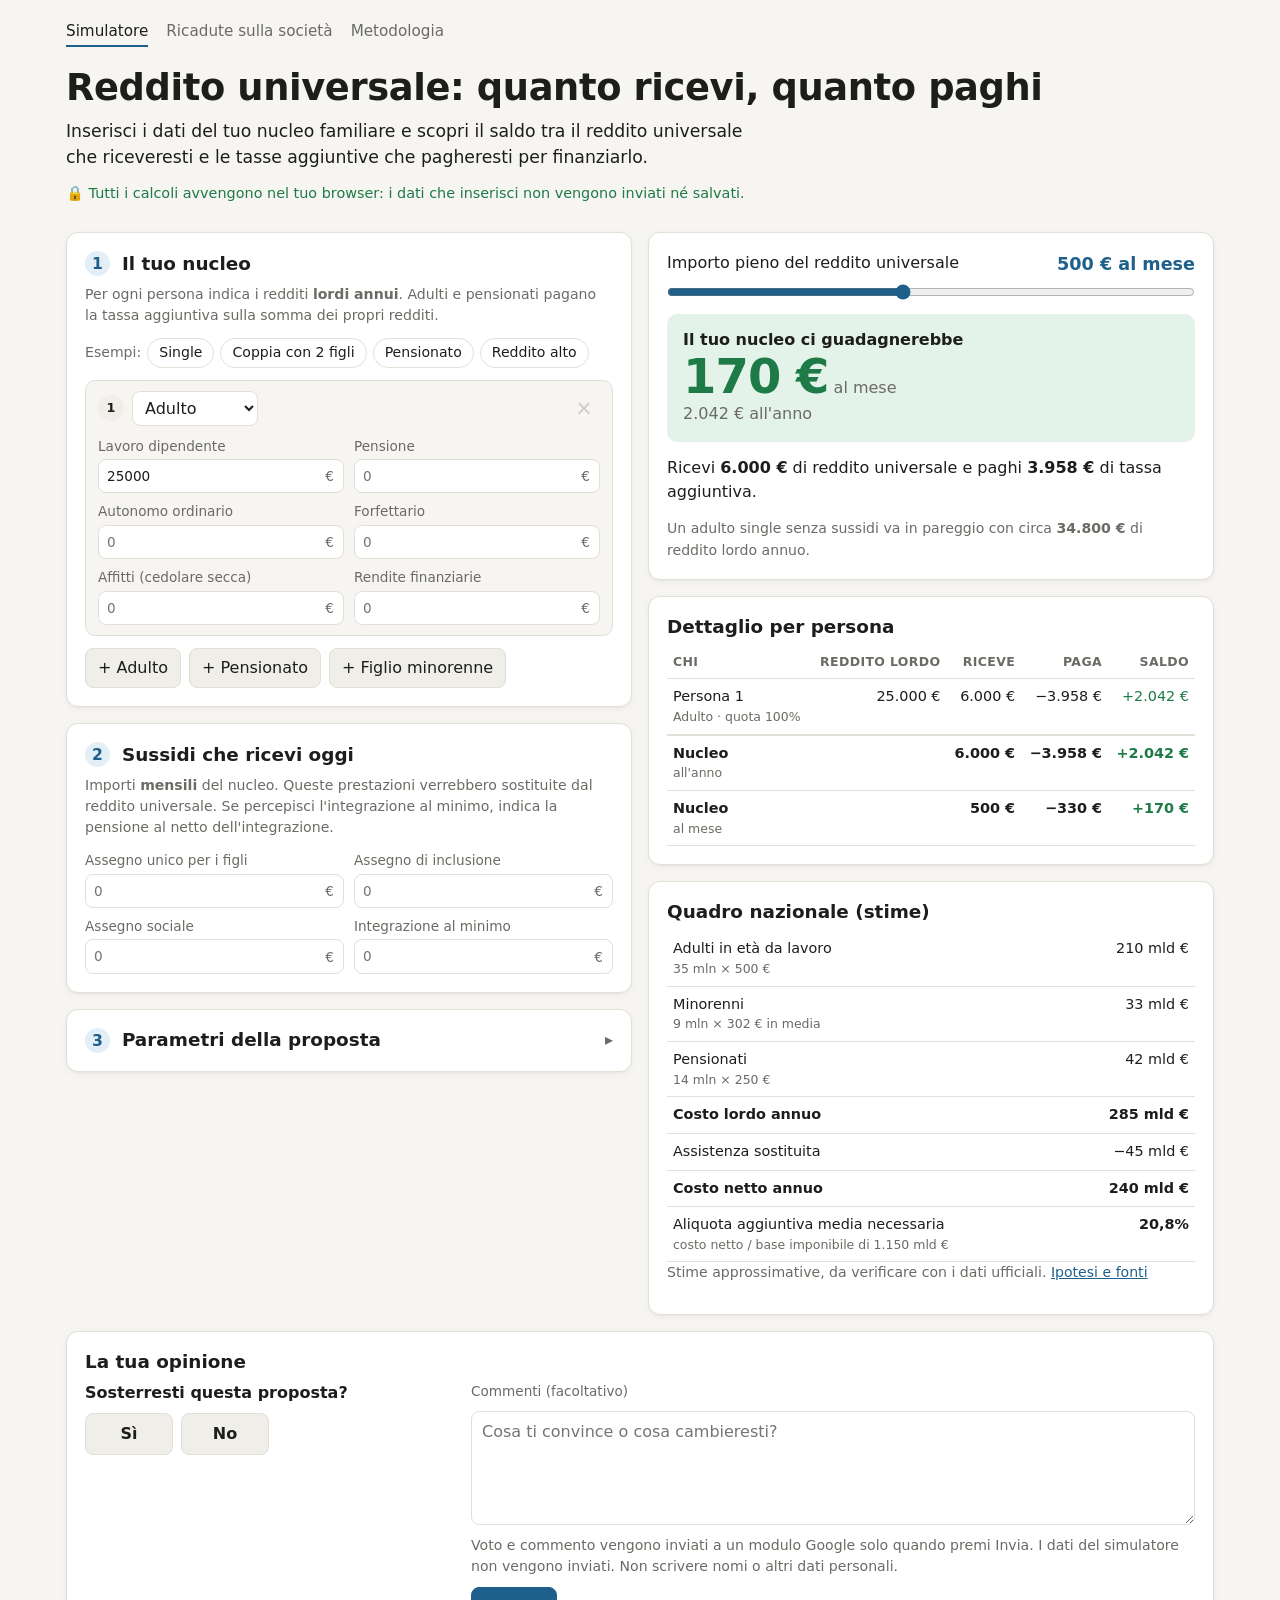
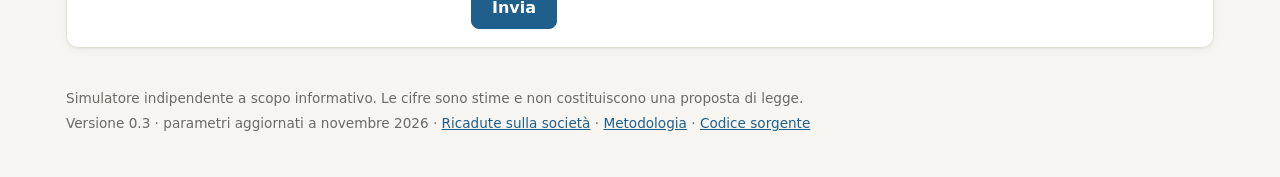
<file: index.html>
<!doctype html>
<html lang="it">
<head>
  <meta charset="utf-8">
  <meta name="viewport" content="width=device-width, initial-scale=1">
  <title>Simulatore reddito universale</title>
  <meta name="description" content="Calcola quanto riceveresti e quanto pagheresti con un reddito universale in Italia. Tutti i calcoli avvengono nel tuo browser.">
  <link rel="stylesheet" href="style.css?v=0.3">
</head>
<body>
  <header class="site-header">
    <div class="wrap">
      <nav class="nav">
        <a href="index.html" aria-current="page">Simulatore</a>
        <a href="ricadute.html">Ricadute sulla società</a>
        <a href="metodologia.html">Metodologia</a>
      </nav>
      <h1>Reddito universale: quanto ricevi, quanto paghi</h1>
      <p class="lead">Inserisci i dati del tuo nucleo familiare e scopri il saldo tra il reddito universale che riceveresti e le tasse aggiuntive che pagheresti per finanziarlo.</p>
      <p class="privacy"><span aria-hidden="true">🔒</span> Tutti i calcoli avvengono nel tuo browser: i dati che inserisci non vengono inviati né salvati.</p>
    </div>
  </header>

  <main class="wrap layout">
    <div class="col">
      <section class="card" aria-labelledby="h-nucleo">
        <h2 id="h-nucleo"><span class="step">1</span> Il tuo nucleo</h2>
        <p class="hint">Per ogni persona indica i redditi <strong>lordi annui</strong>. Adulti e pensionati pagano la tassa aggiuntiva sulla somma dei propri redditi.</p>
        <div class="presets" role="group" aria-label="Esempi">
          <span class="muted">Esempi:</span>
          <button type="button" class="chip" data-esempio="single">Single</button>
          <button type="button" class="chip" data-esempio="famiglia">Coppia con 2 figli</button>
          <button type="button" class="chip" data-esempio="pensionato">Pensionato</button>
          <button type="button" class="chip" data-esempio="alto">Reddito alto</button>
        </div>
        <div id="membri" class="members"></div>
        <div class="add-row">
          <button type="button" class="btn" data-aggiungi="adulto">+ Adulto</button>
          <button type="button" class="btn" data-aggiungi="pensionato">+ Pensionato</button>
          <button type="button" class="btn" data-aggiungi="minore">+ Figlio minorenne</button>
        </div>
      </section>

      <section class="card" aria-labelledby="h-sussidi">
        <h2 id="h-sussidi"><span class="step">2</span> Sussidi che ricevi oggi</h2>
        <p class="hint">Importi <strong>mensili</strong> del nucleo. Queste prestazioni verrebbero sostituite dal reddito universale. Se percepisci l'integrazione al minimo, indica la pensione al netto dell'integrazione.</p>
        <div id="sussidi" class="grid-redditi"></div>
      </section>

      <details class="card" id="parametri">
        <summary><h2><span class="step">3</span> Parametri della proposta</h2></summary>
        <div class="params">
          <label class="slider">
            <span class="slider-head"><span>Quota per i pensionati</span><output id="quotaPensionati-val"></output></span>
            <input type="range" id="quotaPensionati" min="0" max="100" step="5">
          </label>
          <label class="slider">
            <span class="slider-head"><span>Quota per un neonato</span><output id="quotaNascita-val"></output></span>
            <input type="range" id="quotaNascita" min="0" max="100" step="5">
            <span class="hint">Per i minorenni la quota cresce in modo lineare fino al 100% a 18 anni.</span>
          </label>
          <div>
            <h3>Fasce dell'aliquota aggiuntiva</h3>
            <p class="hint">Le aliquote base valgono per un importo pieno di 600 € e si scalano in proporzione all'importo scelto. Così la soglia di pareggio resta stabile.</p>
            <div class="table-scroll">
              <table class="tab fasce">
                <thead><tr><th scope="col">Da</th><th scope="col">Fino a</th><th scope="col">Aliquota base</th><th scope="col" class="num">Effettiva</th></tr></thead>
                <tbody id="fasce"></tbody>
              </table>
            </div>
          </div>
          <button type="button" class="btn" id="ripristina">Ripristina i parametri predefiniti</button>
        </div>
      </details>
    </div>

    <div class="col" aria-live="polite">
      <section class="card hero" aria-labelledby="h-esito">
        <label class="slider slider-main">
          <span class="slider-head"><span>Importo pieno del reddito universale</span><output id="importo-val"></output></span>
          <input type="range" id="importo">
        </label>
        <div id="esito" class="esito">
          <h2 id="h-esito" class="esito-label"><span id="esito-label"></span></h2>
          <p class="esito-mese"><span id="esito-mese"></span><span class="unit"> al mese</span></p>
          <p class="esito-anno" id="esito-anno"></p>
        </div>
        <p id="esito-sintesi"></p>
        <p class="hint" id="pareggio"></p>
      </section>

      <section class="card" aria-labelledby="h-dettaglio">
        <h2 id="h-dettaglio">Dettaglio per persona</h2>
        <div class="table-scroll" id="dettaglio"></div>
      </section>

      <section class="card" aria-labelledby="h-quadro">
        <h2 id="h-quadro">Quadro nazionale (stime)</h2>
        <div class="table-scroll" id="quadro"></div>
        <p class="hint">Stime approssimative, da verificare con i dati ufficiali. <a href="metodologia.html">Ipotesi e fonti</a></p>
      </section>
    </div>

    <section class="card full" aria-labelledby="h-opinione">
        <h2 id="h-opinione">La tua opinione</h2>
        <form id="feedback" novalidate>
          <fieldset class="voto">
            <legend>Sosterresti questa proposta?</legend>
            <label class="voto-opt"><input type="radio" name="voto" value="Sì" required><span>Sì</span></label>
            <label class="voto-opt"><input type="radio" name="voto" value="No"><span>No</span></label>
          </fieldset>
          <label class="field" for="commento"><span>Commenti (facoltativo)</span></label>
          <textarea id="commento" name="commento" rows="4" maxlength="2000" placeholder="Cosa ti convince o cosa cambieresti?"></textarea>
          <p class="hint">Voto e commento vengono inviati a un modulo Google solo quando premi Invia. I dati del simulatore non vengono inviati. Non scrivere nomi o altri dati personali.</p>
          <div class="feedback-actions">
            <button type="submit" class="btn btn-primary" id="feedback-invia">Invia</button>
            <p id="feedback-stato" class="feedback-stato" role="status"></p>
          </div>
        </form>
        <div id="feedback-grazie" class="grazie" hidden>
          <p><strong>Grazie, la tua risposta è stata inviata.</strong></p>
          <button type="button" class="btn" id="feedback-ancora">Invia un'altra risposta</button>
        </div>
      </section>
  </main>

  <footer class="site-footer">
    <div class="wrap">
      <p>Simulatore indipendente a scopo informativo. Le cifre sono stime e non costituiscono una proposta di legge.</p>
      <p><span id="versione"></span> · <a href="ricadute.html">Ricadute sulla società</a> · <a href="metodologia.html">Metodologia</a> · <a href="https://github.com/1101101011011110/reddito-universale">Codice sorgente</a></p>
    </div>
  </footer>

  <script src="params.js?v=0.3"></script>
  <script src="app.js?v=0.3"></script>
</body>
</html>
</file>
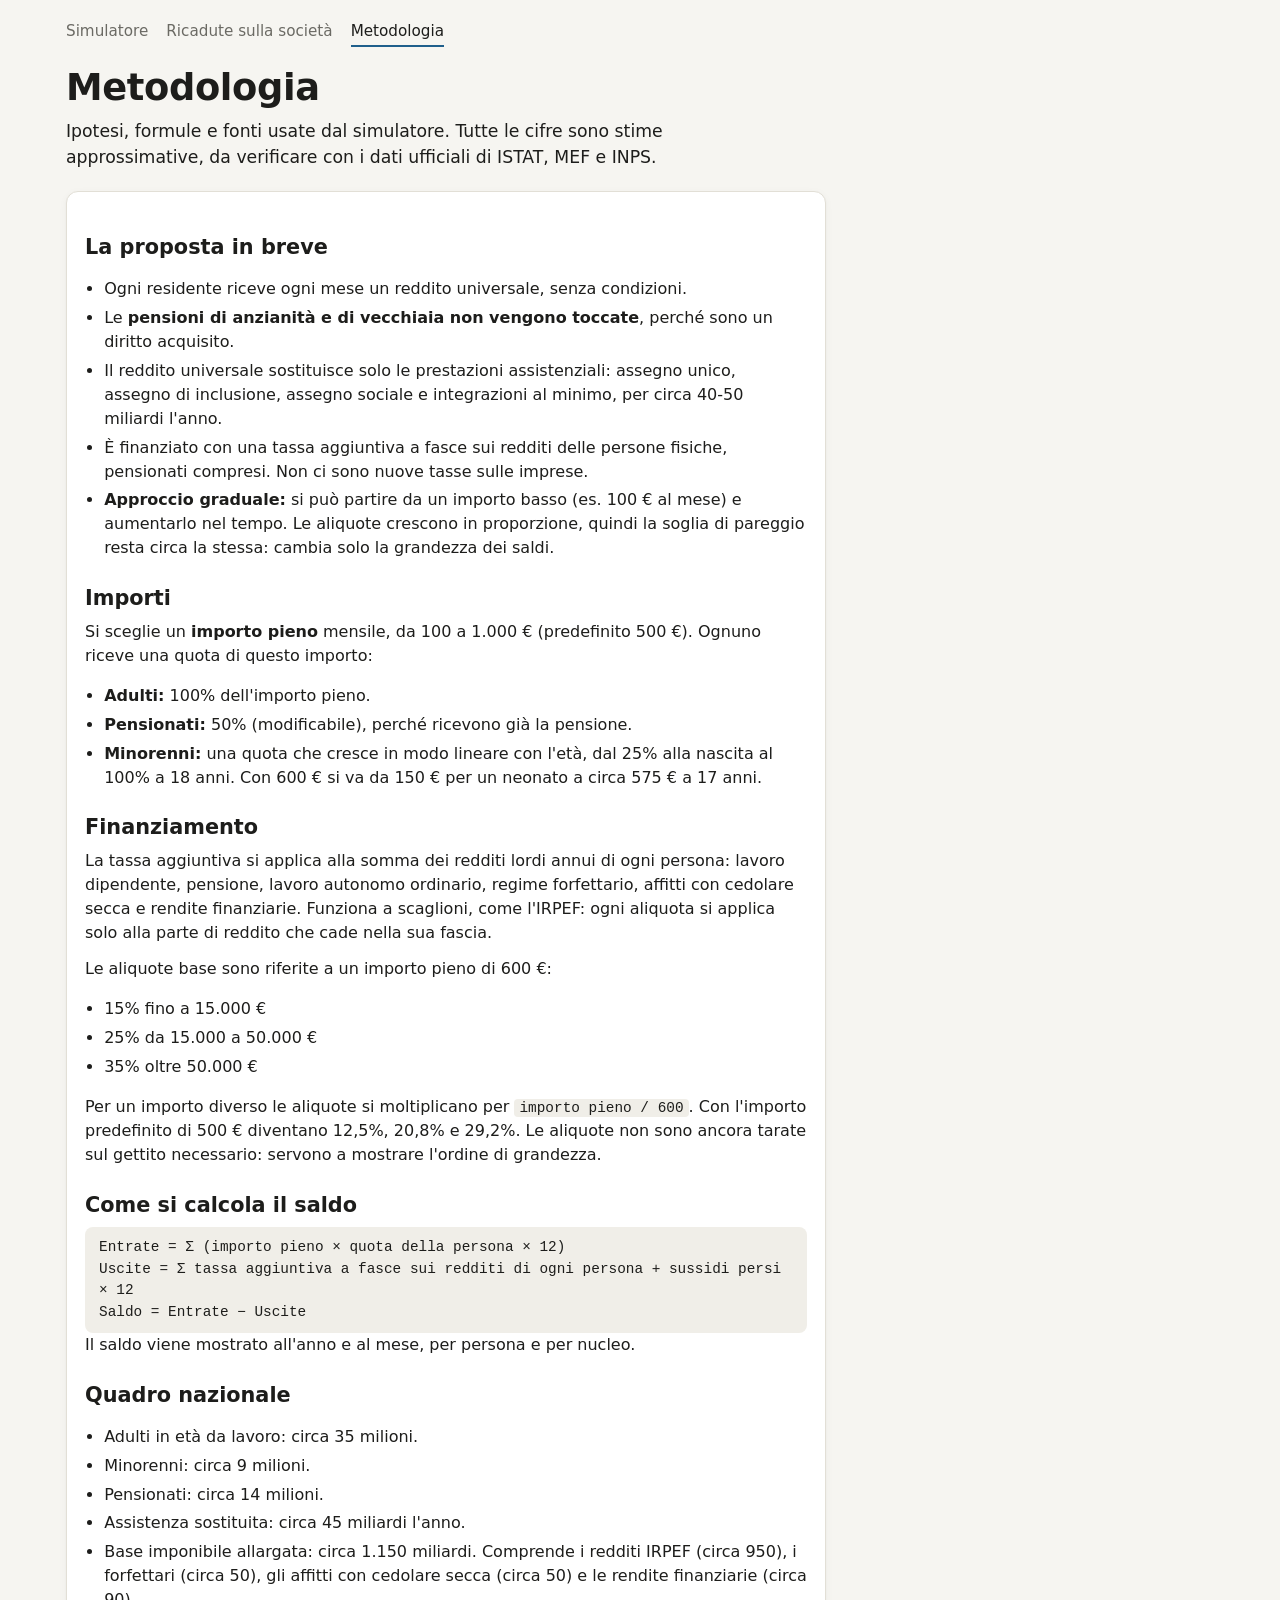
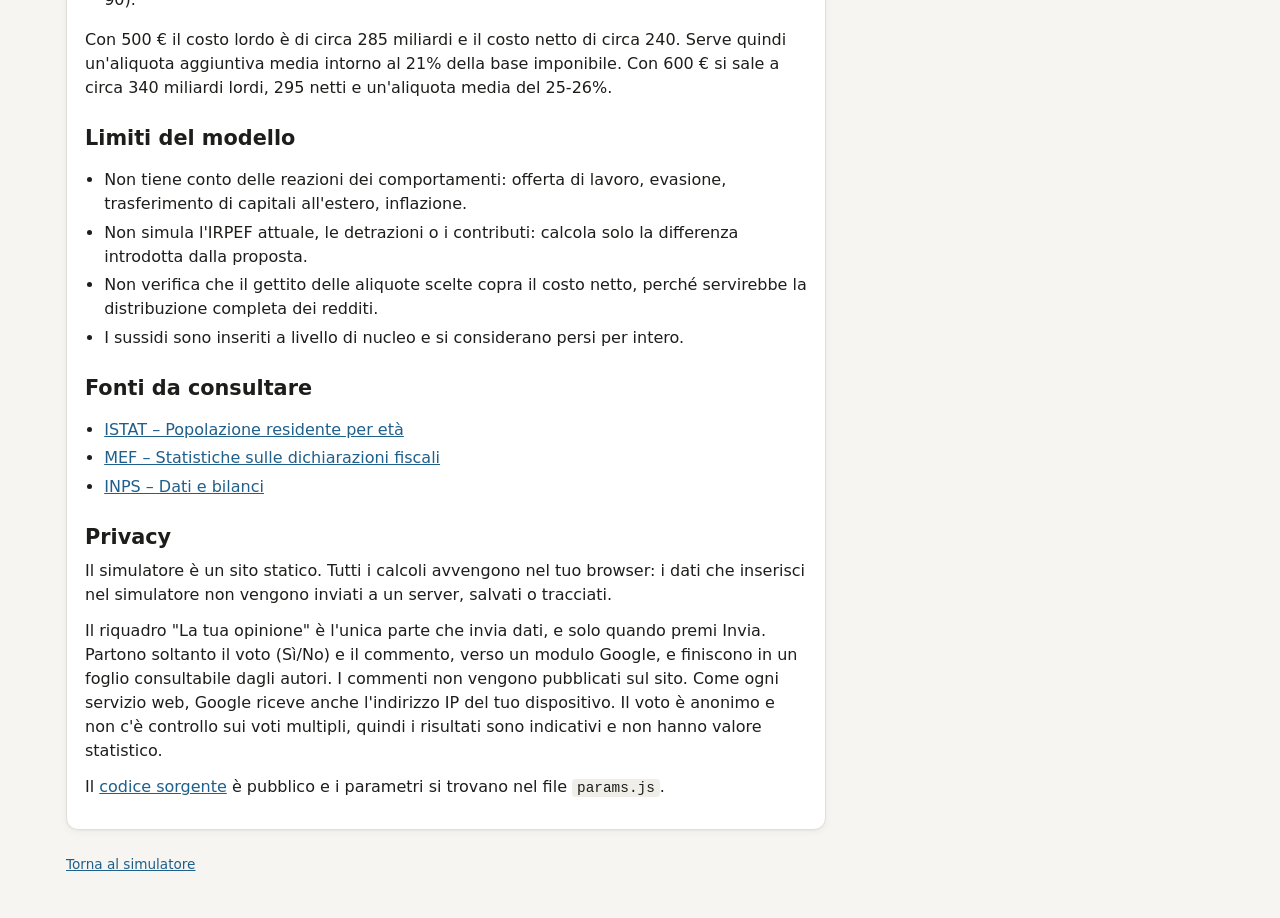
<file: metodologia.html>
<!doctype html>
<html lang="it">
<head>
  <meta charset="utf-8">
  <meta name="viewport" content="width=device-width, initial-scale=1">
  <title>Metodologia – Simulatore reddito universale</title>
  <meta name="description" content="Ipotesi, formule e fonti del simulatore del reddito universale.">
  <link rel="stylesheet" href="style.css?v=0.3">
</head>
<body>
  <header class="site-header">
    <div class="wrap">
      <nav class="nav">
        <a href="index.html">Simulatore</a>
        <a href="ricadute.html">Ricadute sulla società</a>
        <a href="metodologia.html" aria-current="page">Metodologia</a>
      </nav>
      <h1>Metodologia</h1>
      <p class="lead">Ipotesi, formule e fonti usate dal simulatore. Tutte le cifre sono stime approssimative, da verificare con i dati ufficiali di ISTAT, MEF e INPS.</p>
    </div>
  </header>

  <main class="wrap">
    <article class="card prose">
      <h2>La proposta in breve</h2>
      <ul>
        <li>Ogni residente riceve ogni mese un reddito universale, senza condizioni.</li>
        <li>Le <strong>pensioni di anzianità e di vecchiaia non vengono toccate</strong>, perché sono un diritto acquisito.</li>
        <li>Il reddito universale sostituisce solo le prestazioni assistenziali: assegno unico, assegno di inclusione, assegno sociale e integrazioni al minimo, per circa 40-50 miliardi l'anno.</li>
        <li>È finanziato con una tassa aggiuntiva a fasce sui redditi delle persone fisiche, pensionati compresi. Non ci sono nuove tasse sulle imprese.</li>
        <li><strong>Approccio graduale:</strong> si può partire da un importo basso (es. 100 € al mese) e aumentarlo nel tempo. Le aliquote crescono in proporzione, quindi la soglia di pareggio resta circa la stessa: cambia solo la grandezza dei saldi.</li>
      </ul>

      <h2>Importi</h2>
      <p>Si sceglie un <strong>importo pieno</strong> mensile, da 100 a 1.000 € (predefinito 500 €). Ognuno riceve una quota di questo importo:</p>
      <ul>
        <li><strong>Adulti:</strong> 100% dell'importo pieno.</li>
        <li><strong>Pensionati:</strong> 50% (modificabile), perché ricevono già la pensione.</li>
        <li><strong>Minorenni:</strong> una quota che cresce in modo lineare con l'età, dal 25% alla nascita al 100% a 18 anni. Con 600 € si va da 150 € per un neonato a circa 575 € a 17 anni.</li>
      </ul>

      <h2>Finanziamento</h2>
      <p>La tassa aggiuntiva si applica alla somma dei redditi lordi annui di ogni persona: lavoro dipendente, pensione, lavoro autonomo ordinario, regime forfettario, affitti con cedolare secca e rendite finanziarie. Funziona a scaglioni, come l'IRPEF: ogni aliquota si applica solo alla parte di reddito che cade nella sua fascia.</p>
      <p>Le aliquote base sono riferite a un importo pieno di 600 €:</p>
      <ul>
        <li>15% fino a 15.000 €</li>
        <li>25% da 15.000 a 50.000 €</li>
        <li>35% oltre 50.000 €</li>
      </ul>
      <p>Per un importo diverso le aliquote si moltiplicano per <code>importo pieno / 600</code>. Con l'importo predefinito di 500 € diventano 12,5%, 20,8% e 29,2%. Le aliquote non sono ancora tarate sul gettito necessario: servono a mostrare l'ordine di grandezza.</p>

      <h2>Come si calcola il saldo</h2>
      <div class="formula">
        Entrate = Σ (importo pieno × quota della persona × 12)<br>
        Uscite  = Σ tassa aggiuntiva a fasce sui redditi di ogni persona + sussidi persi × 12<br>
        Saldo   = Entrate − Uscite
      </div>
      <p>Il saldo viene mostrato all'anno e al mese, per persona e per nucleo.</p>

      <h2>Quadro nazionale</h2>
      <ul>
        <li>Adulti in età da lavoro: circa 35 milioni.</li>
        <li>Minorenni: circa 9 milioni.</li>
        <li>Pensionati: circa 14 milioni.</li>
        <li>Assistenza sostituita: circa 45 miliardi l'anno.</li>
        <li>Base imponibile allargata: circa 1.150 miliardi. Comprende i redditi IRPEF (circa 950), i forfettari (circa 50), gli affitti con cedolare secca (circa 50) e le rendite finanziarie (circa 90).</li>
      </ul>
      <p>Con 500 € il costo lordo è di circa 285 miliardi e il costo netto di circa 240. Serve quindi un'aliquota aggiuntiva media intorno al 21% della base imponibile. Con 600 € si sale a circa 340 miliardi lordi, 295 netti e un'aliquota media del 25-26%.</p>

      <h2>Limiti del modello</h2>
      <ul>
        <li>Non tiene conto delle reazioni dei comportamenti: offerta di lavoro, evasione, trasferimento di capitali all'estero, inflazione.</li>
        <li>Non simula l'IRPEF attuale, le detrazioni o i contributi: calcola solo la differenza introdotta dalla proposta.</li>
        <li>Non verifica che il gettito delle aliquote scelte copra il costo netto, perché servirebbe la distribuzione completa dei redditi.</li>
        <li>I sussidi sono inseriti a livello di nucleo e si considerano persi per intero.</li>
      </ul>

      <h2>Fonti da consultare</h2>
      <ul>
        <li><a href="https://demo.istat.it/">ISTAT – Popolazione residente per età</a></li>
        <li><a href="https://www1.finanze.gov.it/finanze/analisi_stat/">MEF – Statistiche sulle dichiarazioni fiscali</a></li>
        <li><a href="https://www.inps.it/it/it/dati-e-bilanci.html">INPS – Dati e bilanci</a></li>
      </ul>

      <h2>Privacy</h2>
      <p>Il simulatore è un sito statico. Tutti i calcoli avvengono nel tuo browser: i dati che inserisci nel simulatore non vengono inviati a un server, salvati o tracciati.</p>
      <p>Il riquadro "La tua opinione" è l'unica parte che invia dati, e solo quando premi Invia. Partono soltanto il voto (Sì/No) e il commento, verso un modulo Google, e finiscono in un foglio consultabile dagli autori. I commenti non vengono pubblicati sul sito. Come ogni servizio web, Google riceve anche l'indirizzo IP del tuo dispositivo. Il voto è anonimo e non c'è controllo sui voti multipli, quindi i risultati sono indicativi e non hanno valore statistico.</p>
      <p> Il <a href="https://github.com/1101101011011110/reddito-universale">codice sorgente</a> è pubblico e i parametri si trovano nel file <code>params.js</code>.</p>
    </article>
  </main>

  <footer class="site-footer">
    <div class="wrap"><p><a href="index.html">Torna al simulatore</a></p></div>
  </footer>
</body>
</html>
</file>
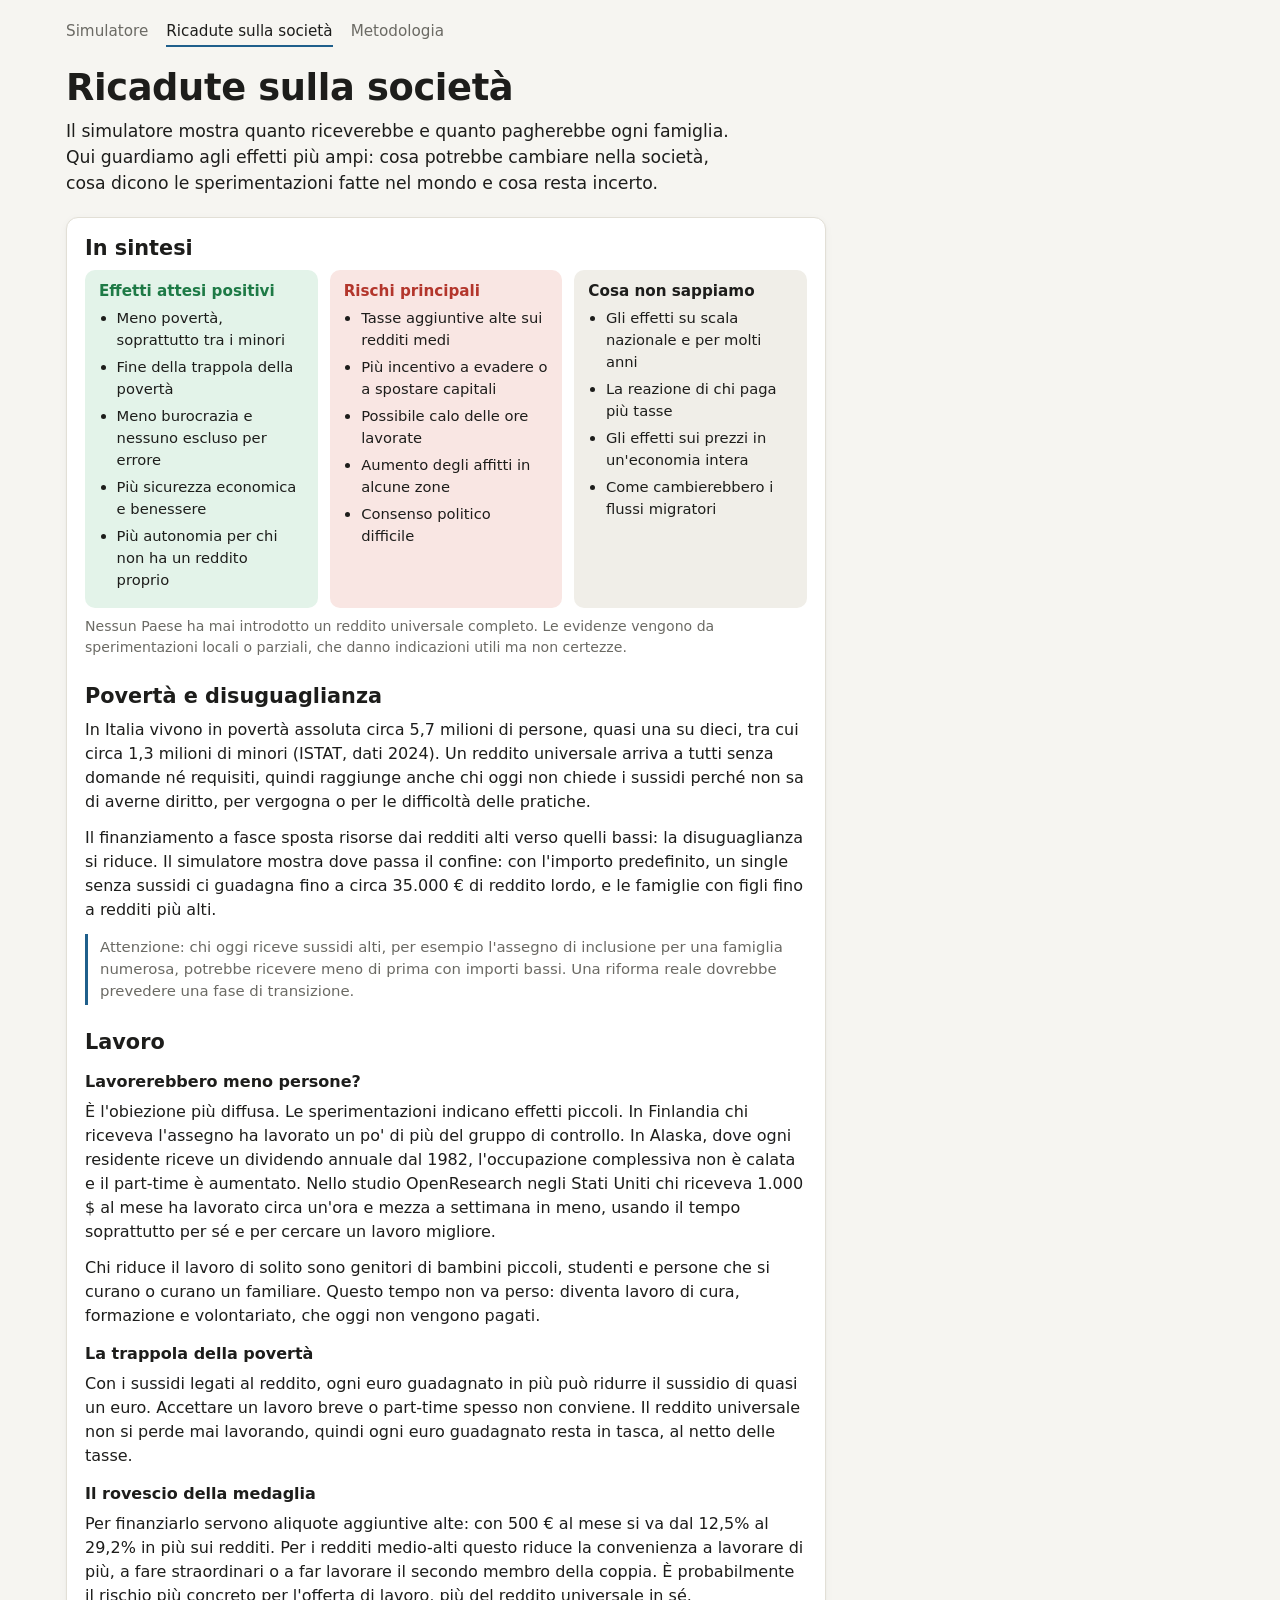
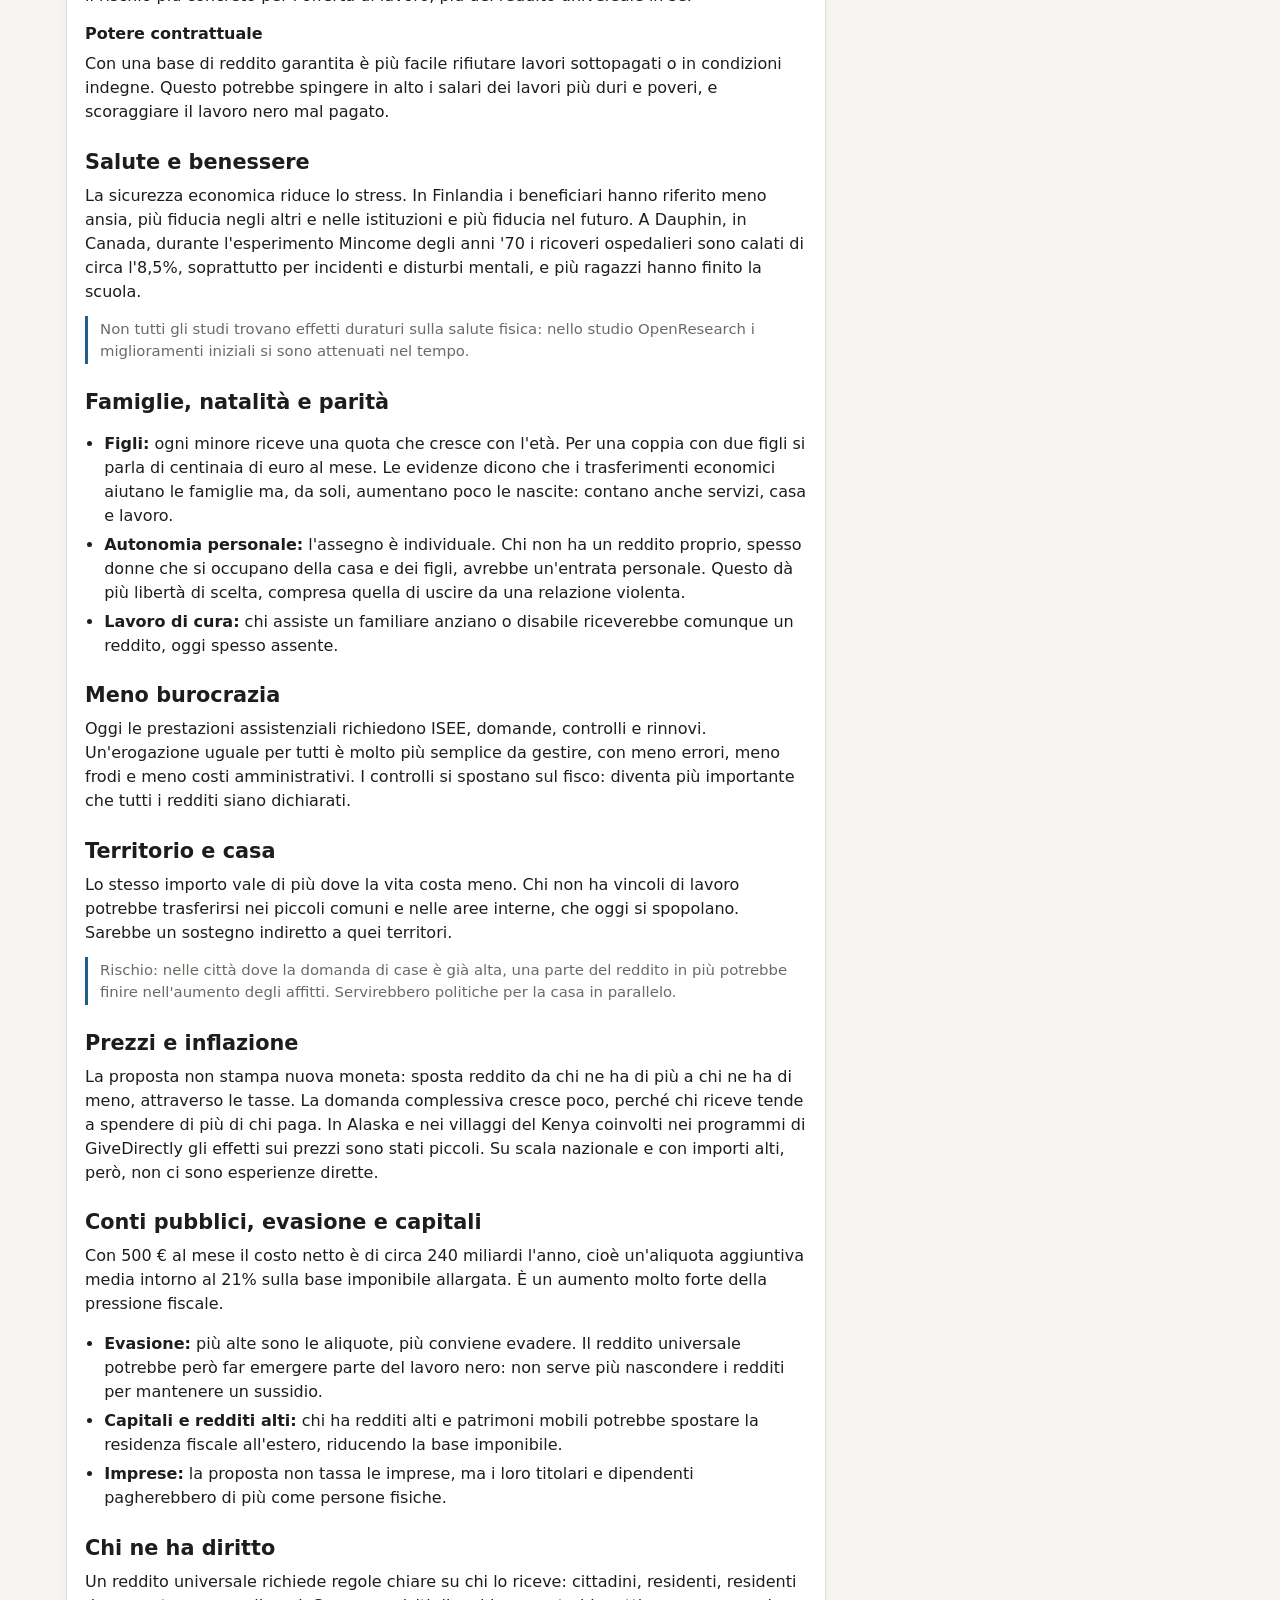
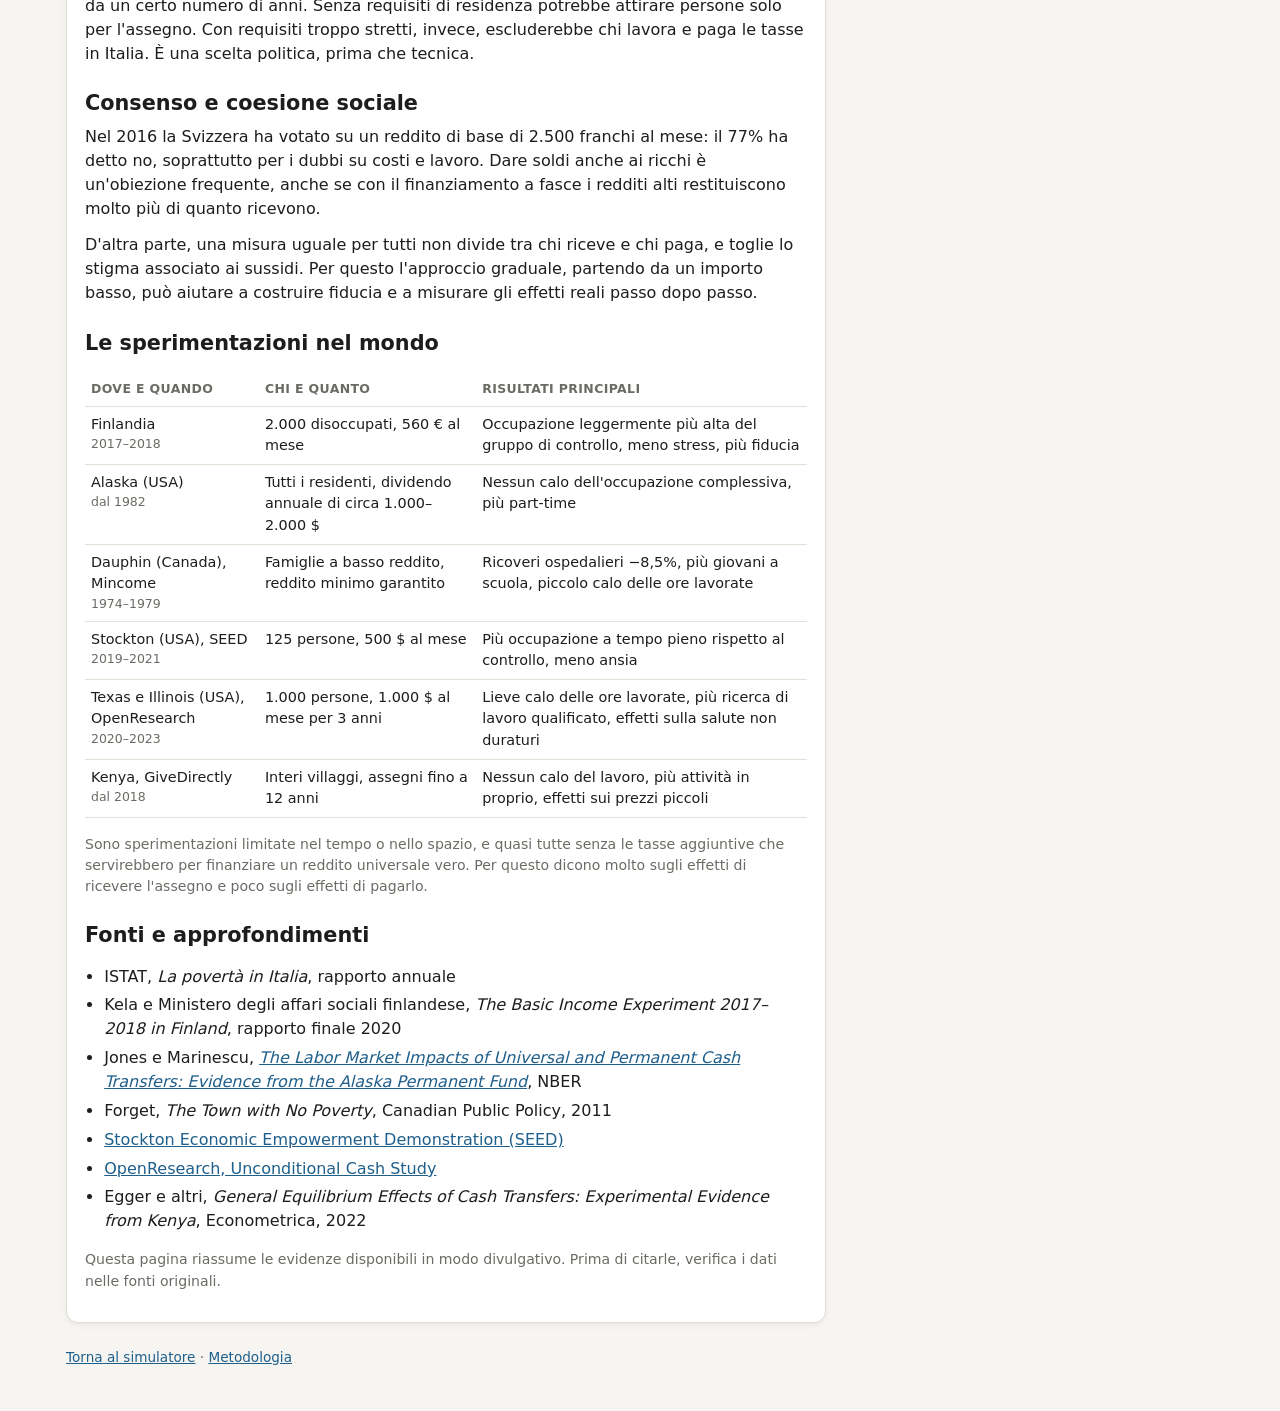
<file: ricadute.html>
<!doctype html>
<html lang="it">
<head>
  <meta charset="utf-8">
  <meta name="viewport" content="width=device-width, initial-scale=1">
  <title>Ricadute sulla società – Simulatore reddito universale</title>
  <meta name="description" content="Possibili effetti del reddito universale sulla società italiana: povertà, lavoro, salute, famiglie, territorio, prezzi e conti pubblici, con le evidenze delle sperimentazioni.">
  <link rel="stylesheet" href="style.css?v=0.3">
</head>
<body>
  <header class="site-header">
    <div class="wrap">
      <nav class="nav">
        <a href="index.html">Simulatore</a>
        <a href="ricadute.html" aria-current="page">Ricadute sulla società</a>
        <a href="metodologia.html">Metodologia</a>
      </nav>
      <h1>Ricadute sulla società</h1>
      <p class="lead">Il simulatore mostra quanto riceverebbe e quanto pagherebbe ogni famiglia. Qui guardiamo agli effetti più ampi: cosa potrebbe cambiare nella società, cosa dicono le sperimentazioni fatte nel mondo e cosa resta incerto.</p>
    </div>
  </header>

  <main class="wrap">
    <article class="card prose">
      <h2 style="margin-top:0">In sintesi</h2>
      <div class="sintesi">
        <div class="pro">
          <h3>Effetti attesi positivi</h3>
          <ul>
            <li>Meno povertà, soprattutto tra i minori</li>
            <li>Fine della trappola della povertà</li>
            <li>Meno burocrazia e nessuno escluso per errore</li>
            <li>Più sicurezza economica e benessere</li>
            <li>Più autonomia per chi non ha un reddito proprio</li>
          </ul>
        </div>
        <div class="contro">
          <h3>Rischi principali</h3>
          <ul>
            <li>Tasse aggiuntive alte sui redditi medi</li>
            <li>Più incentivo a evadere o a spostare capitali</li>
            <li>Possibile calo delle ore lavorate</li>
            <li>Aumento degli affitti in alcune zone</li>
            <li>Consenso politico difficile</li>
          </ul>
        </div>
        <div>
          <h3>Cosa non sappiamo</h3>
          <ul>
            <li>Gli effetti su scala nazionale e per molti anni</li>
            <li>La reazione di chi paga più tasse</li>
            <li>Gli effetti sui prezzi in un'economia intera</li>
            <li>Come cambierebbero i flussi migratori</li>
          </ul>
        </div>
      </div>
      <p class="hint">Nessun Paese ha mai introdotto un reddito universale completo. Le evidenze vengono da sperimentazioni locali o parziali, che danno indicazioni utili ma non certezze.</p>

      <h2>Povertà e disuguaglianza</h2>
      <p>In Italia vivono in povertà assoluta circa 5,7 milioni di persone, quasi una su dieci, tra cui circa 1,3 milioni di minori (ISTAT, dati 2024). Un reddito universale arriva a tutti senza domande né requisiti, quindi raggiunge anche chi oggi non chiede i sussidi perché non sa di averne diritto, per vergogna o per le difficoltà delle pratiche.</p>
      <p>Il finanziamento a fasce sposta risorse dai redditi alti verso quelli bassi: la disuguaglianza si riduce. Il simulatore mostra dove passa il confine: con l'importo predefinito, un single senza sussidi ci guadagna fino a circa 35.000 € di reddito lordo, e le famiglie con figli fino a redditi più alti.</p>
      <p class="evidenza">Attenzione: chi oggi riceve sussidi alti, per esempio l'assegno di inclusione per una famiglia numerosa, potrebbe ricevere meno di prima con importi bassi. Una riforma reale dovrebbe prevedere una fase di transizione.</p>

      <h2>Lavoro</h2>
      <h3>Lavorerebbero meno persone?</h3>
      <p>È l'obiezione più diffusa. Le sperimentazioni indicano effetti piccoli. In Finlandia chi riceveva l'assegno ha lavorato un po' di più del gruppo di controllo. In Alaska, dove ogni residente riceve un dividendo annuale dal 1982, l'occupazione complessiva non è calata e il part-time è aumentato. Nello studio OpenResearch negli Stati Uniti chi riceveva 1.000 $ al mese ha lavorato circa un'ora e mezza a settimana in meno, usando il tempo soprattutto per sé e per cercare un lavoro migliore.</p>
      <p>Chi riduce il lavoro di solito sono genitori di bambini piccoli, studenti e persone che si curano o curano un familiare. Questo tempo non va perso: diventa lavoro di cura, formazione e volontariato, che oggi non vengono pagati.</p>
      <h3>La trappola della povertà</h3>
      <p>Con i sussidi legati al reddito, ogni euro guadagnato in più può ridurre il sussidio di quasi un euro. Accettare un lavoro breve o part-time spesso non conviene. Il reddito universale non si perde mai lavorando, quindi ogni euro guadagnato resta in tasca, al netto delle tasse.</p>
      <h3>Il rovescio della medaglia</h3>
      <p>Per finanziarlo servono aliquote aggiuntive alte: con 500 € al mese si va dal 12,5% al 29,2% in più sui redditi. Per i redditi medio-alti questo riduce la convenienza a lavorare di più, a fare straordinari o a far lavorare il secondo membro della coppia. È probabilmente il rischio più concreto per l'offerta di lavoro, più del reddito universale in sé.</p>
      <h3>Potere contrattuale</h3>
      <p>Con una base di reddito garantita è più facile rifiutare lavori sottopagati o in condizioni indegne. Questo potrebbe spingere in alto i salari dei lavori più duri e poveri, e scoraggiare il lavoro nero mal pagato.</p>

      <h2>Salute e benessere</h2>
      <p>La sicurezza economica riduce lo stress. In Finlandia i beneficiari hanno riferito meno ansia, più fiducia negli altri e nelle istituzioni e più fiducia nel futuro. A Dauphin, in Canada, durante l'esperimento Mincome degli anni '70 i ricoveri ospedalieri sono calati di circa l'8,5%, soprattutto per incidenti e disturbi mentali, e più ragazzi hanno finito la scuola.</p>
      <p class="evidenza">Non tutti gli studi trovano effetti duraturi sulla salute fisica: nello studio OpenResearch i miglioramenti iniziali si sono attenuati nel tempo.</p>

      <h2>Famiglie, natalità e parità</h2>
      <ul>
        <li><strong>Figli:</strong> ogni minore riceve una quota che cresce con l'età. Per una coppia con due figli si parla di centinaia di euro al mese. Le evidenze dicono che i trasferimenti economici aiutano le famiglie ma, da soli, aumentano poco le nascite: contano anche servizi, casa e lavoro.</li>
        <li><strong>Autonomia personale:</strong> l'assegno è individuale. Chi non ha un reddito proprio, spesso donne che si occupano della casa e dei figli, avrebbe un'entrata personale. Questo dà più libertà di scelta, compresa quella di uscire da una relazione violenta.</li>
        <li><strong>Lavoro di cura:</strong> chi assiste un familiare anziano o disabile riceverebbe comunque un reddito, oggi spesso assente.</li>
      </ul>

      <h2>Meno burocrazia</h2>
      <p>Oggi le prestazioni assistenziali richiedono ISEE, domande, controlli e rinnovi. Un'erogazione uguale per tutti è molto più semplice da gestire, con meno errori, meno frodi e meno costi amministrativi. I controlli si spostano sul fisco: diventa più importante che tutti i redditi siano dichiarati.</p>

      <h2>Territorio e casa</h2>
      <p>Lo stesso importo vale di più dove la vita costa meno. Chi non ha vincoli di lavoro potrebbe trasferirsi nei piccoli comuni e nelle aree interne, che oggi si spopolano. Sarebbe un sostegno indiretto a quei territori.</p>
      <p class="evidenza">Rischio: nelle città dove la domanda di case è già alta, una parte del reddito in più potrebbe finire nell'aumento degli affitti. Servirebbero politiche per la casa in parallelo.</p>

      <h2>Prezzi e inflazione</h2>
      <p>La proposta non stampa nuova moneta: sposta reddito da chi ne ha di più a chi ne ha di meno, attraverso le tasse. La domanda complessiva cresce poco, perché chi riceve tende a spendere di più di chi paga. In Alaska e nei villaggi del Kenya coinvolti nei programmi di GiveDirectly gli effetti sui prezzi sono stati piccoli. Su scala nazionale e con importi alti, però, non ci sono esperienze dirette.</p>

      <h2>Conti pubblici, evasione e capitali</h2>
      <p>Con 500 € al mese il costo netto è di circa 240 miliardi l'anno, cioè un'aliquota aggiuntiva media intorno al 21% sulla base imponibile allargata. È un aumento molto forte della pressione fiscale.</p>
      <ul>
        <li><strong>Evasione:</strong> più alte sono le aliquote, più conviene evadere. Il reddito universale potrebbe però far emergere parte del lavoro nero: non serve più nascondere i redditi per mantenere un sussidio.</li>
        <li><strong>Capitali e redditi alti:</strong> chi ha redditi alti e patrimoni mobili potrebbe spostare la residenza fiscale all'estero, riducendo la base imponibile.</li>
        <li><strong>Imprese:</strong> la proposta non tassa le imprese, ma i loro titolari e dipendenti pagherebbero di più come persone fisiche.</li>
      </ul>

      <h2>Chi ne ha diritto</h2>
      <p>Un reddito universale richiede regole chiare su chi lo riceve: cittadini, residenti, residenti da un certo numero di anni. Senza requisiti di residenza potrebbe attirare persone solo per l'assegno. Con requisiti troppo stretti, invece, escluderebbe chi lavora e paga le tasse in Italia. È una scelta politica, prima che tecnica.</p>

      <h2>Consenso e coesione sociale</h2>
      <p>Nel 2016 la Svizzera ha votato su un reddito di base di 2.500 franchi al mese: il 77% ha detto no, soprattutto per i dubbi su costi e lavoro. Dare soldi anche ai ricchi è un'obiezione frequente, anche se con il finanziamento a fasce i redditi alti restituiscono molto più di quanto ricevono.</p>
      <p>D'altra parte, una misura uguale per tutti non divide tra chi riceve e chi paga, e toglie lo stigma associato ai sussidi. Per questo l'approccio graduale, partendo da un importo basso, può aiutare a costruire fiducia e a misurare gli effetti reali passo dopo passo.</p>

      <h2>Le sperimentazioni nel mondo</h2>
      <div class="table-scroll">
        <table class="tab">
          <thead>
            <tr><th scope="col">Dove e quando</th><th scope="col">Chi e quanto</th><th scope="col">Risultati principali</th></tr>
          </thead>
          <tbody>
            <tr><th scope="row">Finlandia<span class="sub">2017–2018</span></th><td>2.000 disoccupati, 560 € al mese</td><td>Occupazione leggermente più alta del gruppo di controllo, meno stress, più fiducia</td></tr>
            <tr><th scope="row">Alaska (USA)<span class="sub">dal 1982</span></th><td>Tutti i residenti, dividendo annuale di circa 1.000–2.000 $</td><td>Nessun calo dell'occupazione complessiva, più part-time</td></tr>
            <tr><th scope="row">Dauphin (Canada), Mincome<span class="sub">1974–1979</span></th><td>Famiglie a basso reddito, reddito minimo garantito</td><td>Ricoveri ospedalieri −8,5%, più giovani a scuola, piccolo calo delle ore lavorate</td></tr>
            <tr><th scope="row">Stockton (USA), SEED<span class="sub">2019–2021</span></th><td>125 persone, 500 $ al mese</td><td>Più occupazione a tempo pieno rispetto al controllo, meno ansia</td></tr>
            <tr><th scope="row">Texas e Illinois (USA), OpenResearch<span class="sub">2020–2023</span></th><td>1.000 persone, 1.000 $ al mese per 3 anni</td><td>Lieve calo delle ore lavorate, più ricerca di lavoro qualificato, effetti sulla salute non duraturi</td></tr>
            <tr><th scope="row">Kenya, GiveDirectly<span class="sub">dal 2018</span></th><td>Interi villaggi, assegni fino a 12 anni</td><td>Nessun calo del lavoro, più attività in proprio, effetti sui prezzi piccoli</td></tr>
          </tbody>
        </table>
      </div>
      <p class="hint">Sono sperimentazioni limitate nel tempo o nello spazio, e quasi tutte senza le tasse aggiuntive che servirebbero per finanziare un reddito universale vero. Per questo dicono molto sugli effetti di ricevere l'assegno e poco sugli effetti di pagarlo.</p>

      <h2>Fonti e approfondimenti</h2>
      <ul>
        <li>ISTAT, <em>La povertà in Italia</em>, rapporto annuale</li>
        <li>Kela e Ministero degli affari sociali finlandese, <em>The Basic Income Experiment 2017–2018 in Finland</em>, rapporto finale 2020</li>
        <li>Jones e Marinescu, <a href="https://www.nber.org/papers/w24312"><em>The Labor Market Impacts of Universal and Permanent Cash Transfers: Evidence from the Alaska Permanent Fund</em></a>, NBER</li>
        <li>Forget, <em>The Town with No Poverty</em>, Canadian Public Policy, 2011</li>
        <li><a href="https://www.stocktondemonstration.org/">Stockton Economic Empowerment Demonstration (SEED)</a></li>
        <li><a href="https://www.openresearchlab.org/">OpenResearch, Unconditional Cash Study</a></li>
        <li>Egger e altri, <em>General Equilibrium Effects of Cash Transfers: Experimental Evidence from Kenya</em>, Econometrica, 2022</li>
      </ul>
      <p class="hint">Questa pagina riassume le evidenze disponibili in modo divulgativo. Prima di citarle, verifica i dati nelle fonti originali.</p>
    </article>
  </main>

  <footer class="site-footer">
    <div class="wrap"><p><a href="index.html">Torna al simulatore</a> · <a href="metodologia.html">Metodologia</a></p></div>
  </footer>
</body>
</html>
</file>
<file: style.css>
:root {
  --bg: #f6f5f1;
  --surface: #ffffff;
  --surface-2: #f0eee8;
  --text: #1d1d1b;
  --muted: #6b6a64;
  --border: #e2dfd6;
  --accent: #1f5f8b;
  --accent-soft: #e3eef6;
  --pos: #1e7a46;
  --pos-soft: #e3f3e9;
  --neg: #b3362c;
  --neg-soft: #f9e6e3;
  --radius: 12px;
  --shadow: 0 1px 2px rgba(0, 0, 0, .04), 0 2px 8px rgba(0, 0, 0, .04);
  color-scheme: light;
}

@media (prefers-color-scheme: dark) {
  :root {
    --bg: #151515;
    --surface: #1f1f1e;
    --surface-2: #2a2a28;
    --text: #ecebe6;
    --muted: #a3a29b;
    --border: #363633;
    --accent: #7db7e0;
    --accent-soft: #22323f;
    --pos: #6fcf97;
    --pos-soft: #1d3326;
    --neg: #f08a7e;
    --neg-soft: #3d2320;
    --shadow: none;
    color-scheme: dark;
  }
}

* { box-sizing: border-box; }
/* "hidden" deve vincere anche sugli elementi con display impostato nel CSS */
[hidden] { display: none !important; }

body {
  margin: 0;
  background: var(--bg);
  color: var(--text);
  font: 16px/1.5 system-ui, -apple-system, "Segoe UI", Roboto, sans-serif;
  -webkit-font-smoothing: antialiased;
}

a { color: var(--accent); }
h1, h2, h3 { line-height: 1.25; margin: 0 0 .5rem; }
h1 { font-size: clamp(1.6rem, 4vw, 2.3rem); letter-spacing: -.01em; }
h2 { font-size: 1.15rem; }
h3 { font-size: 1rem; margin-top: .25rem; }
p { margin: 0 0 .75rem; }

.wrap { max-width: 1180px; margin: 0 auto; padding: 0 16px; }
.muted { color: var(--muted); }
.hint { color: var(--muted); font-size: .88rem; }
.sr-only { position: absolute; width: 1px; height: 1px; overflow: hidden; clip: rect(0 0 0 0); white-space: nowrap; }

/* Header e footer */
.site-header { padding: 20px 0 8px; }
.nav { display: flex; flex-wrap: wrap; gap: 6px 18px; margin-bottom: 18px; font-size: .95rem; }
.nav a { text-decoration: none; color: var(--muted); padding-bottom: 2px; }
.nav a[aria-current="page"] { color: var(--text); border-bottom: 2px solid var(--accent); }
.lead { font-size: 1.08rem; max-width: 62ch; }
.privacy { font-size: .9rem; color: var(--pos); }
.site-footer { padding: 24px 0 40px; color: var(--muted); font-size: .85rem; }
.site-footer p { margin: 0 0 .25rem; }

/* Layout */
.layout { display: grid; gap: 16px; padding-top: 8px; padding-bottom: 16px; }
.col { display: grid; gap: 16px; align-content: start; min-width: 0; }
@media (min-width: 960px) {
  .layout { grid-template-columns: minmax(0, 1fr) minmax(0, 1fr); align-items: start; }
}

.card {
  background: var(--surface);
  border: 1px solid var(--border);
  border-radius: var(--radius);
  padding: 18px;
  box-shadow: var(--shadow);
  min-width: 0;
}

.step {
  display: inline-grid; place-items: center;
  width: 1.6em; height: 1.6em; margin-right: .35em;
  border-radius: 50%; background: var(--accent-soft); color: var(--accent);
  font-size: .85em; font-weight: 700; vertical-align: .05em;
}

details.card > summary { cursor: pointer; list-style: none; }
details.card > summary::-webkit-details-marker { display: none; }
details.card > summary h2 { display: inline; margin: 0; }
details.card > summary::after { content: "▸"; float: right; color: var(--muted); transition: transform .15s; }
details[open].card > summary::after { transform: rotate(90deg); }
details[open].card > summary { margin-bottom: 12px; }

/* Controlli */
button { font: inherit; cursor: pointer; }
.btn {
  border: 1px solid var(--border); background: var(--surface-2); color: var(--text);
  border-radius: 8px; padding: 7px 12px;
}
.btn:hover { border-color: var(--accent); }
.chip {
  border: 1px solid var(--border); background: transparent; color: var(--text);
  border-radius: 999px; padding: 3px 11px; font-size: .88rem;
}
.chip:hover { border-color: var(--accent); color: var(--accent); }
.btn-icon {
  margin-left: auto; width: 32px; height: 32px; border-radius: 8px;
  border: 1px solid transparent; background: transparent; color: var(--muted); font-size: 1.3rem; line-height: 1;
}
.btn-icon:hover:not(:disabled) { border-color: var(--border); color: var(--neg); }
.btn-icon:disabled { opacity: .3; cursor: default; }
:focus-visible { outline: 2px solid var(--accent); outline-offset: 2px; }

input[type="number"], select {
  font: inherit; color: var(--text); background: var(--surface);
  border: 1px solid var(--border); border-radius: 8px; padding: 6px 8px; min-width: 0;
}
input[type="number"] { width: 100%; font-variant-numeric: tabular-nums; }
input[type="number"]:focus, select:focus { border-color: var(--accent); outline: none; box-shadow: 0 0 0 3px var(--accent-soft); }

.field { display: grid; gap: 3px; font-size: .85rem; color: var(--muted); }
.input-eur { position: relative; display: block; }
.input-eur::after { content: "€"; position: absolute; right: 10px; top: 50%; transform: translateY(-50%); color: var(--muted); pointer-events: none; }
.input-eur input { padding-right: 26px; }

.presets { display: flex; flex-wrap: wrap; gap: 6px; align-items: center; margin-bottom: 12px; font-size: .88rem; }
.members { display: grid; gap: 10px; }
.member { border: 1px solid var(--border); border-radius: 10px; padding: 10px 12px; background: var(--bg); }
.member-head { display: flex; align-items: center; gap: 8px; flex-wrap: wrap; }
.member-n {
  display: inline-grid; place-items: center; width: 26px; height: 26px; border-radius: 50%;
  background: var(--surface-2); font-size: .8rem; font-weight: 700;
}
.eta { display: flex; align-items: center; gap: 6px; font-size: .9rem; color: var(--muted); }
.eta input { width: 64px; }
.grid-redditi { display: grid; grid-template-columns: repeat(2, minmax(0, 1fr)); gap: 8px 10px; margin-top: 10px; }
@media (max-width: 420px) { .grid-redditi { grid-template-columns: minmax(0, 1fr); } }
.add-row { display: flex; flex-wrap: wrap; gap: 8px; margin-top: 12px; }

.params { display: grid; gap: 18px; }
.slider { display: grid; gap: 6px; }
.slider-head { display: flex; justify-content: space-between; gap: 12px; font-size: .95rem; }
.slider output { font-weight: 600; font-variant-numeric: tabular-nums; white-space: nowrap; }
input[type="range"] { width: 100%; accent-color: var(--accent); margin: 0; }
.slider-main .slider-head { font-size: 1rem; }
.slider-main output { color: var(--accent); font-size: 1.1rem; }

/* Risultato principale */
.hero { display: grid; gap: 14px; }
.esito { border-radius: 10px; padding: 16px; background: var(--surface-2); }
.esito.pos { background: var(--pos-soft); }
.esito.neg { background: var(--neg-soft); }
.esito-label { font-size: 1rem; font-weight: 600; margin: 0; }
.esito-mese { font-size: clamp(2.2rem, 7vw, 3rem); font-weight: 750; line-height: 1.1; margin: 4px 0 2px; font-variant-numeric: tabular-nums; letter-spacing: -.02em; }
.esito.pos .esito-mese { color: var(--pos); }
.esito.neg .esito-mese { color: var(--neg); }
.esito-mese .unit { font-size: 1rem; font-weight: 500; color: var(--muted); letter-spacing: 0; }
.esito-anno { margin: 0; color: var(--muted); }
.hero p { margin: 0; }

/* Tabelle */
.table-scroll { overflow-x: auto; }
.tab { width: 100%; border-collapse: collapse; font-size: .9rem; }
.tab th, .tab td { padding: 7px 6px; border-bottom: 1px solid var(--border); text-align: left; vertical-align: top; }
.tab thead th { font-size: .78rem; font-weight: 600; color: var(--muted); text-transform: uppercase; letter-spacing: .03em; }
.tab tbody th { font-weight: 500; }
.tab tfoot th, .tab tfoot td, .tab tr.tot th, .tab tr.tot td { font-weight: 700; }
.tab tfoot tr:first-child th, .tab tfoot tr:first-child td { border-top: 2px solid var(--border); }
.tab .num { text-align: right; font-variant-numeric: tabular-nums; white-space: nowrap; }
.tab .sub { display: block; font-size: .78rem; color: var(--muted); font-weight: 400; }
.tab .pos { color: var(--pos); }
.tab .neg { color: var(--neg); }
@media (max-width: 480px) {
  #dettaglio .tab th:nth-child(2), #dettaglio .tab td:nth-child(2) { display: none; }
  .tab th, .tab td { padding: 7px 4px; }
}
.fasce input { width: 90px; }
.fasce td:nth-child(3) { white-space: nowrap; }
.fasce td { vertical-align: middle; }

/* Raccolta opinioni */
.full { grid-column: 1 / -1; }
#feedback { display: grid; gap: 10px; }
@media (min-width: 960px) {
  /* A tutta larghezza: voto a sinistra, commento a destra */
  #feedback { grid-template-columns: minmax(0, 1fr) minmax(0, 2fr); column-gap: 24px; align-items: start; }
  #feedback .voto { grid-row: 1 / span 2; }
  #feedback .field, #feedback textarea, #feedback .hint, #feedback .feedback-actions { grid-column: 2; }
}
.voto { border: 0; padding: 0; margin: 0; display: flex; flex-wrap: wrap; gap: 8px; }
.voto legend { padding: 0; margin-bottom: 8px; font-weight: 600; }
.voto-opt { position: relative; }
.voto-opt input { position: absolute; opacity: 0; inset: 0; margin: 0; cursor: pointer; }
.voto-opt span {
  display: inline-block; min-width: 88px; text-align: center; padding: 8px 18px;
  border: 1px solid var(--border); border-radius: 8px; background: var(--surface-2); font-weight: 600;
}
.voto-opt input:checked + span { background: var(--accent); border-color: var(--accent); color: var(--surface); }
.voto-opt input:focus-visible + span { outline: 2px solid var(--accent); outline-offset: 2px; }
textarea {
  font: inherit; color: var(--text); background: var(--surface); width: 100%; resize: vertical;
  border: 1px solid var(--border); border-radius: 8px; padding: 8px 10px;
}
textarea:focus { border-color: var(--accent); outline: none; box-shadow: 0 0 0 3px var(--accent-soft); }
#feedback .hint { margin: 0; }
.feedback-actions { display: flex; align-items: center; gap: 12px; flex-wrap: wrap; }
.btn-primary { background: var(--accent); border-color: var(--accent); color: var(--surface); font-weight: 600; padding: 8px 20px; }
.btn-primary:disabled { opacity: .6; cursor: default; }
.feedback-stato { margin: 0; font-size: .9rem; color: var(--muted); }
.feedback-stato.err { color: var(--neg); }
.grazie { display: grid; gap: 10px; justify-items: start; }
.grazie p { margin: 0; color: var(--pos); }

/* Pagina metodologia */
.prose { max-width: 760px; }
.prose h2 { margin-top: 1.6rem; font-size: 1.3rem; }
.prose ul { padding-left: 1.2rem; }
.prose li { margin-bottom: .3rem; }
.prose code { background: var(--surface-2); padding: 1px 5px; border-radius: 4px; font-size: .9em; }
.prose h3 { margin-top: 1rem; font-size: 1rem; }
.prose .tab { margin: .5rem 0 1rem; }

/* Pagina ricadute */
.sintesi { display: grid; gap: 12px; margin: 4px 0 8px; }
@media (min-width: 720px) { .sintesi { grid-template-columns: repeat(3, minmax(0, 1fr)); } }
.sintesi > div { border-radius: 10px; padding: 12px 14px; background: var(--surface-2); }
.sintesi h3 { margin: 0 0 .4rem; font-size: .95rem; }
.sintesi ul { margin: 0; padding-left: 1.1rem; font-size: .92rem; }
.sintesi .pro { background: var(--pos-soft); }
.sintesi .pro h3 { color: var(--pos); }
.sintesi .contro { background: var(--neg-soft); }
.sintesi .contro h3 { color: var(--neg); }
.evidenza { border-left: 3px solid var(--accent); padding: 2px 0 2px 12px; margin: .5rem 0 .9rem; color: var(--muted); font-size: .93rem; }

.formula { background: var(--surface-2); border-radius: 8px; padding: 10px 14px; font-family: ui-monospace, Consolas, monospace; font-size: .9rem; overflow-x: auto; }
</file>
